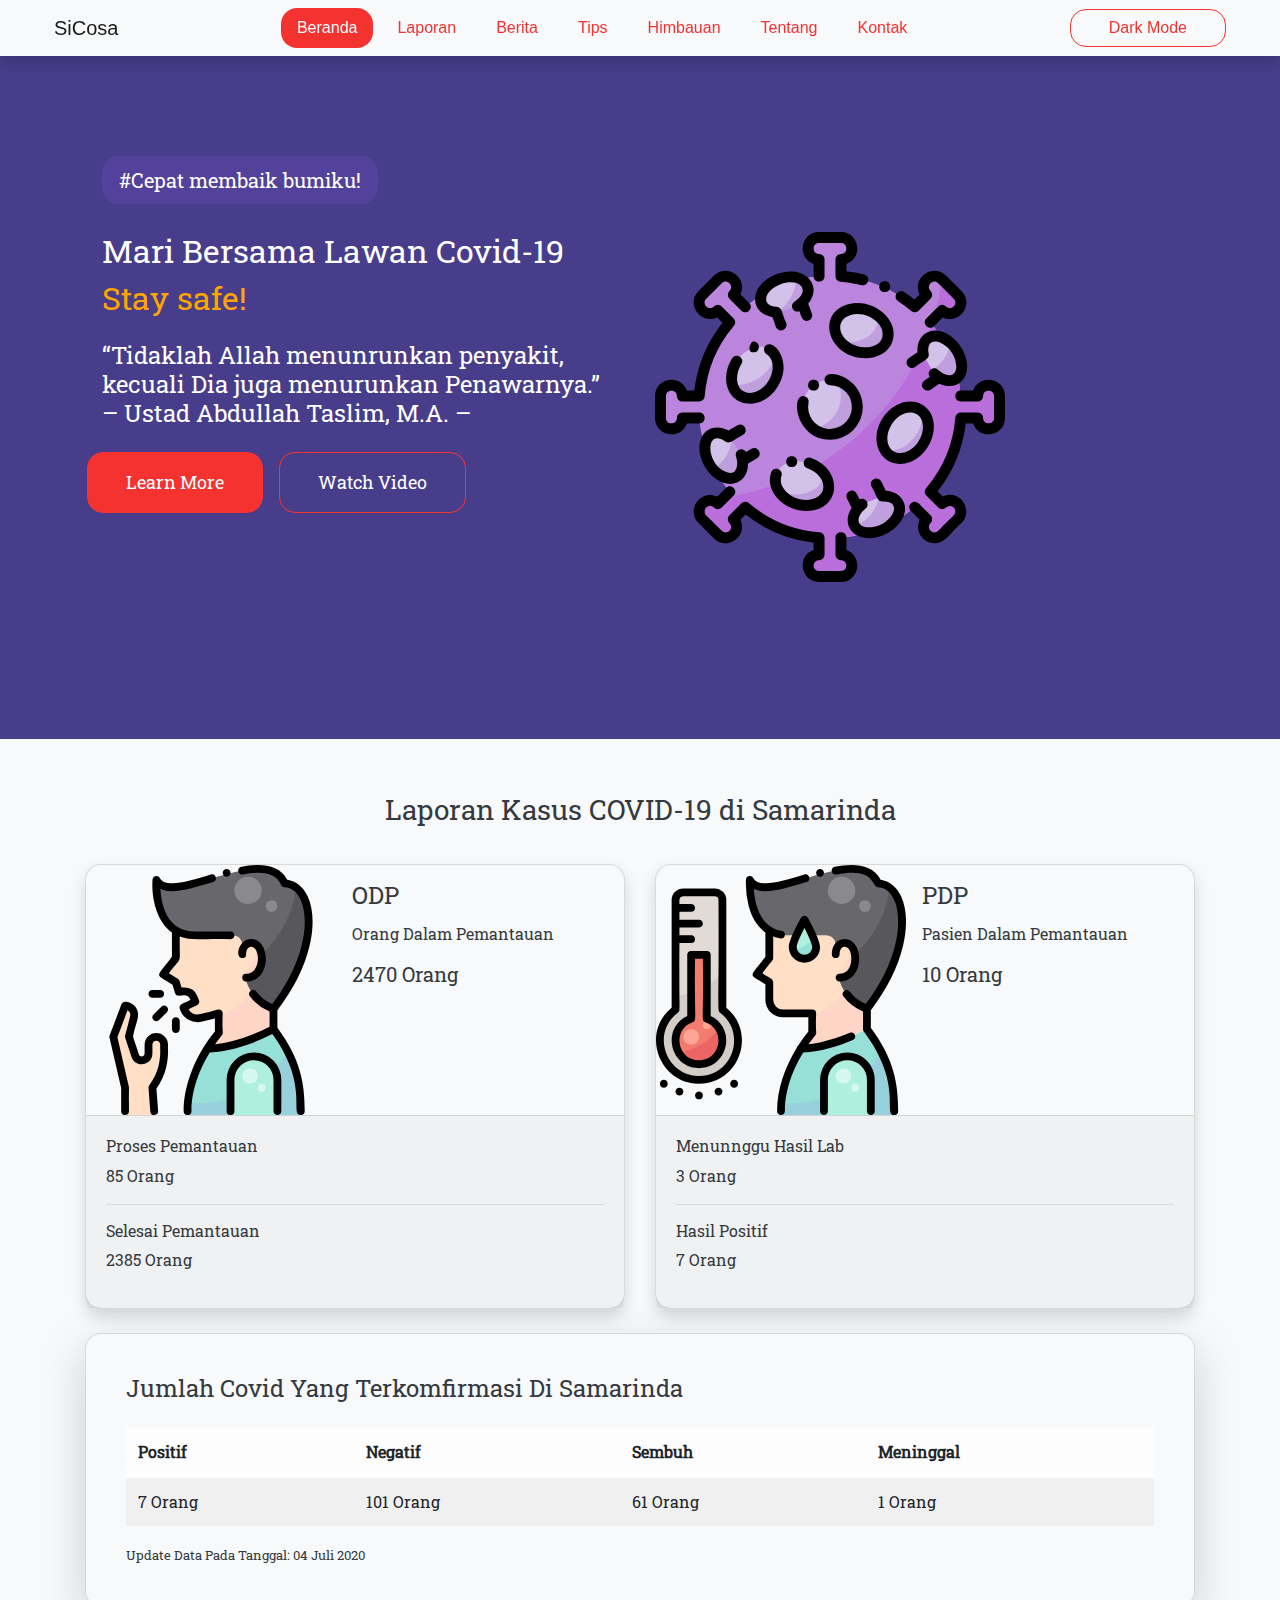
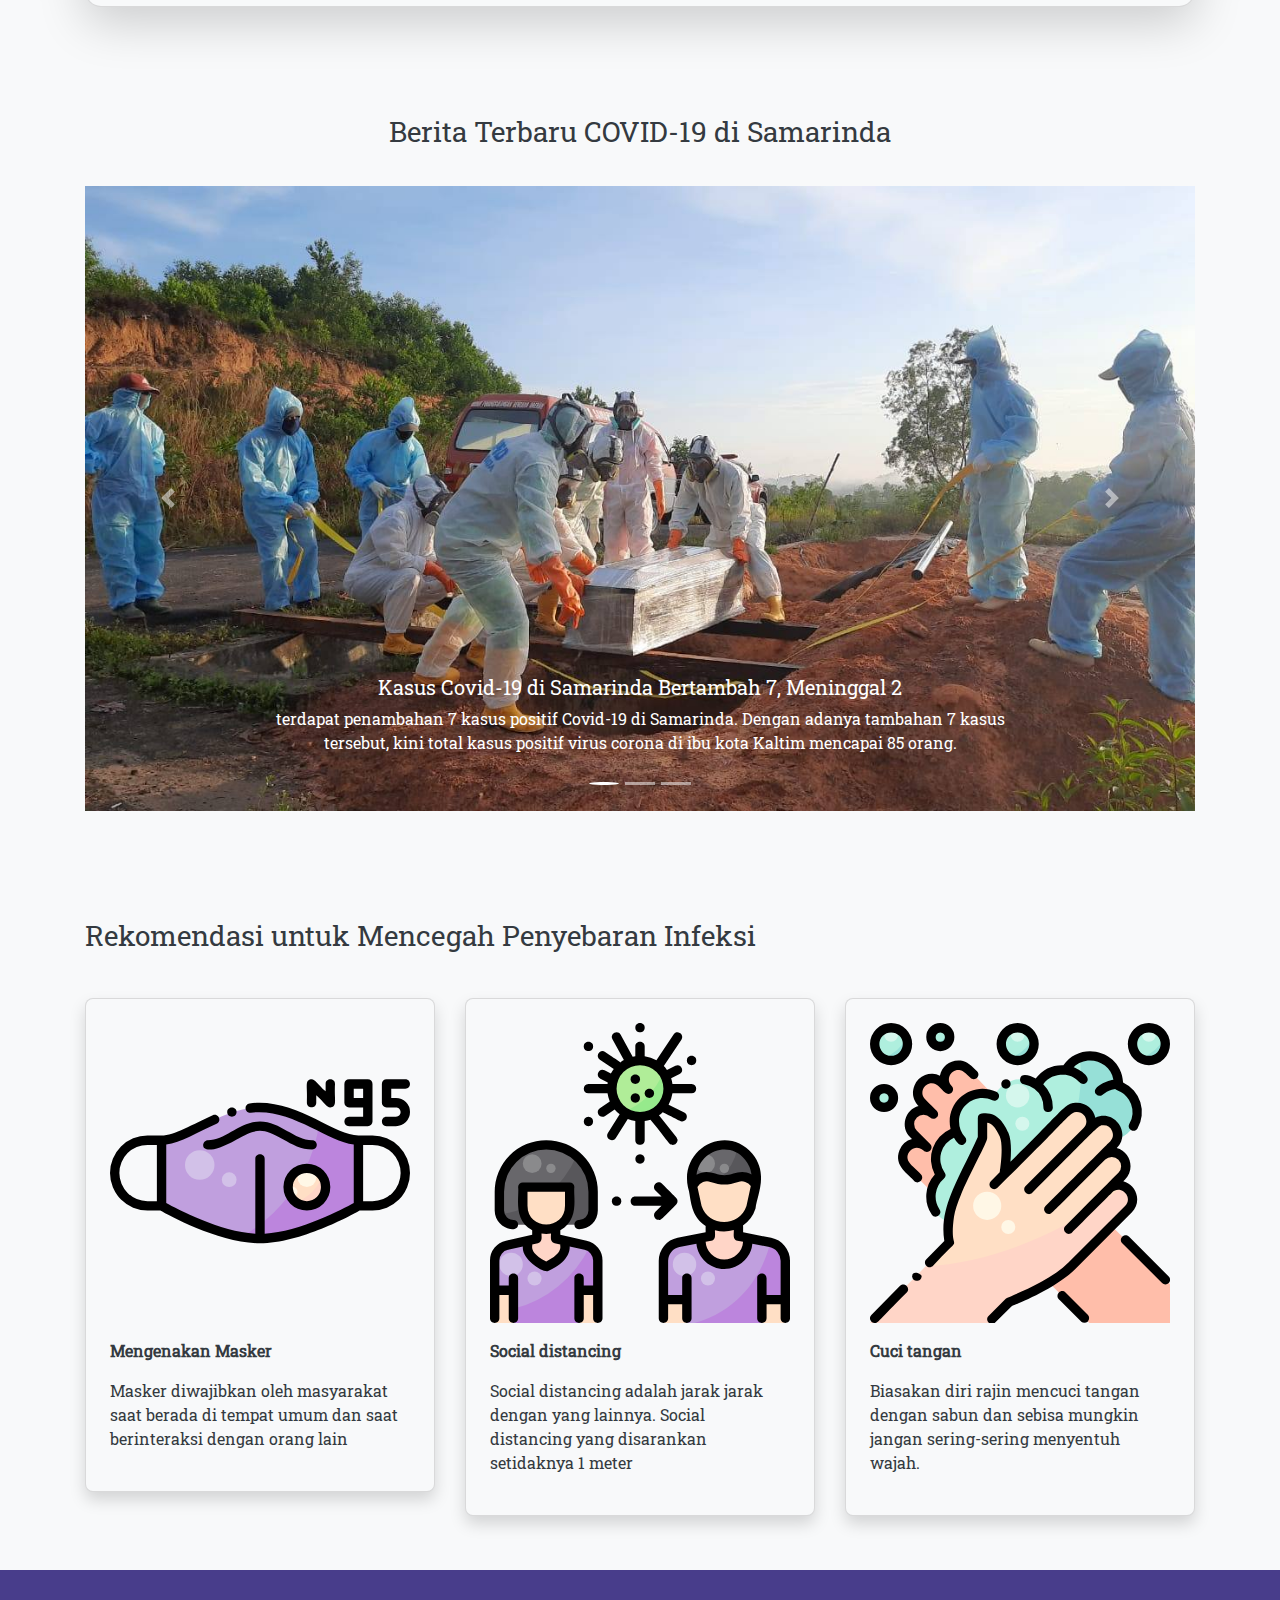
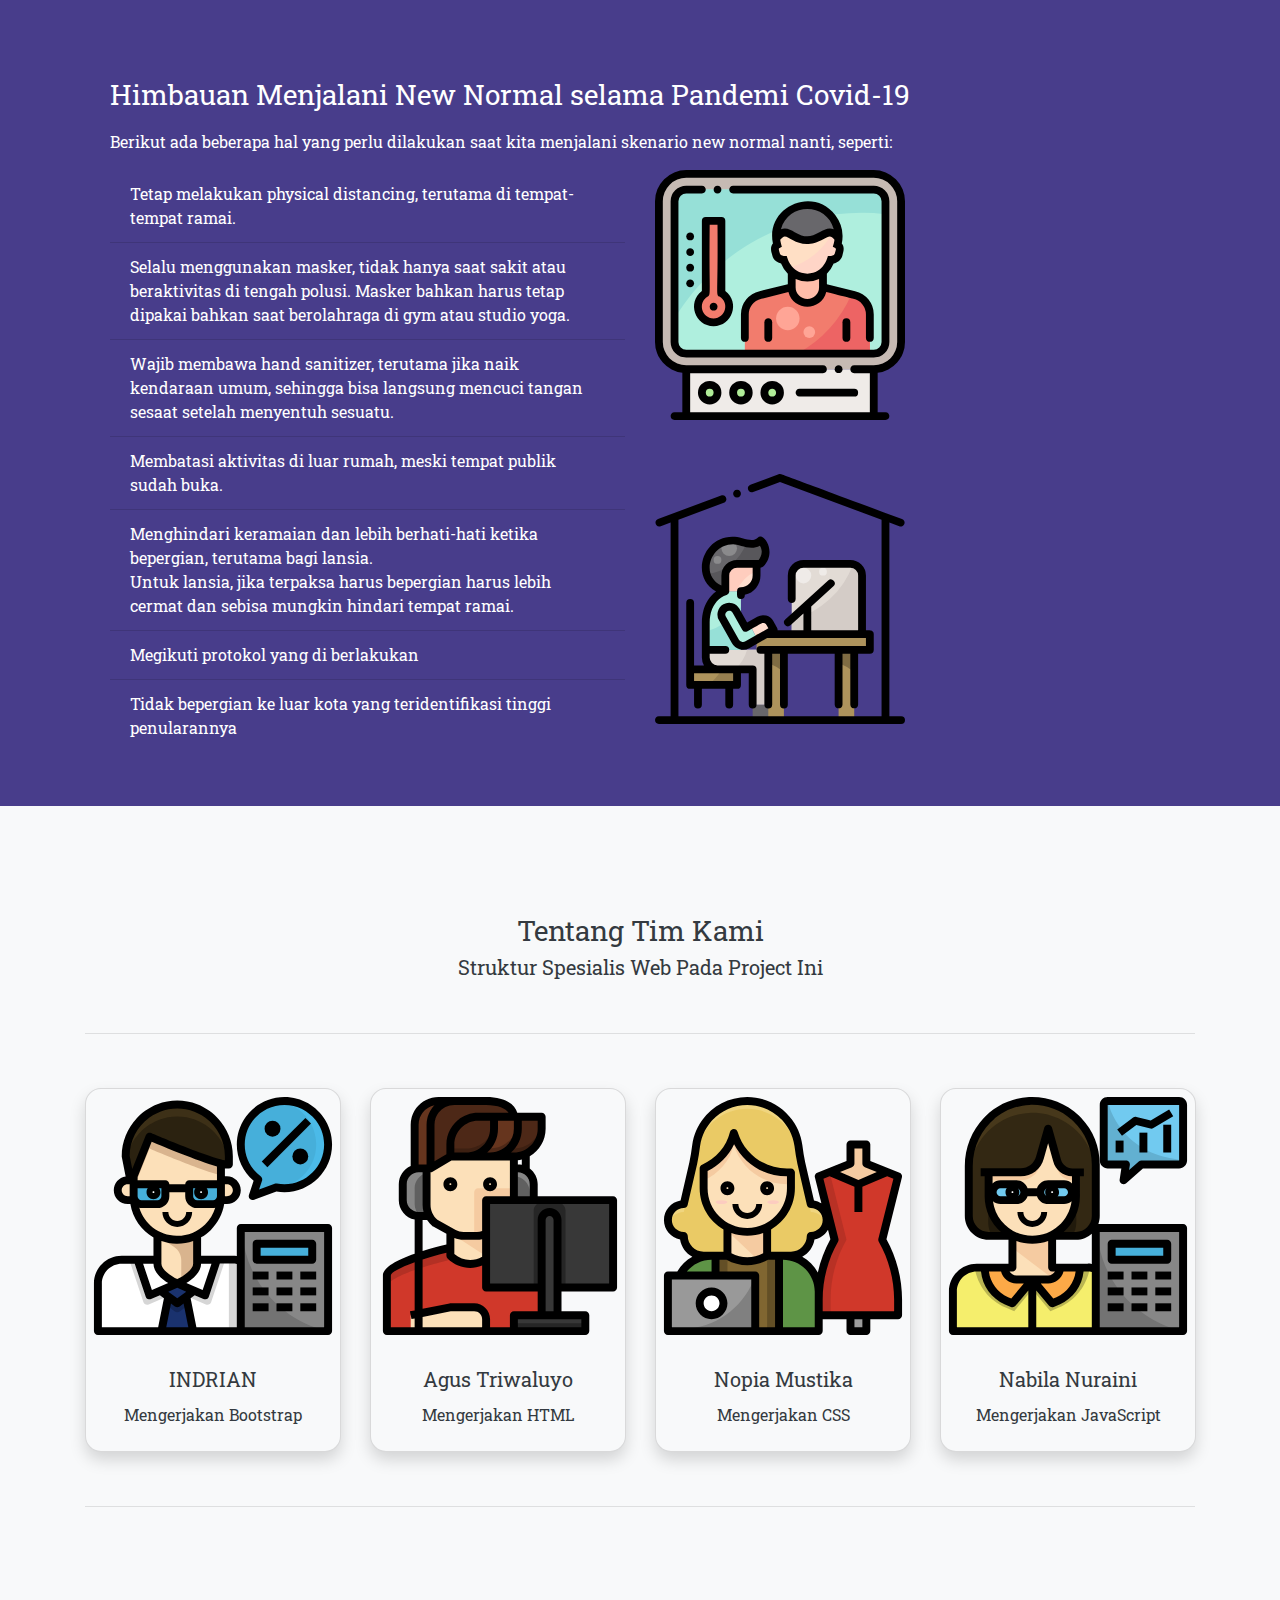
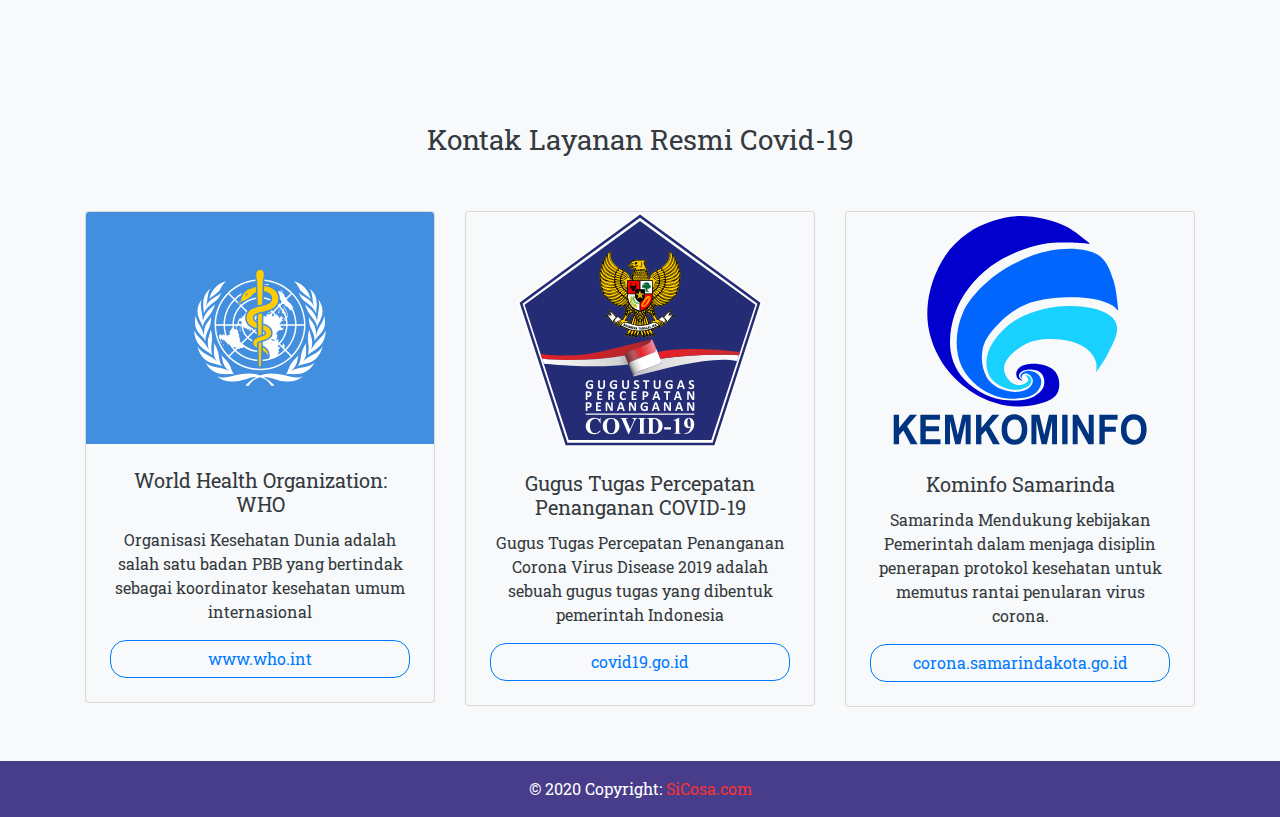
<file: index.html>
<!DOCTYPE html>
<html>

<head>

    <!-- Meta Data -->
    <meta charset='utf-8'>
    <meta http-equiv='X-UA-Compatible' content='IE=edge'>
    <meta name='viewport' content='width=device-width, initial-scale=1'>

    <!-- Page Title -->
    <title>SiCosa | Siaga Covid-19 Samarinda</title>

    <!-- Local Module -->
    <link rel='stylesheet' type='text/css' media='screen' href='css/main.css'>
    <!-- Ada 3 Script, untuk mengatur tema website,
    dan berbagai tangung jawab -->
    <script src="js/view.js"></script>
    <script src='js/logic.js'></script>
    <!-- main.js berada di paling bawah, untuk melakukan eksekusi -->

    <!-- Booststrap -->
    <link rel="stylesheet" href="bootstrap/css/bootstrap.min.css">
    <script src="bootstrap/js/jquery-3.3.1.slim.min.js"></script>
    <script src="bootstrap/js/popper.min.js"></script>
    <script src="bootstrap/js/bootstrap.min.js"></script>

</head>
<!-- The scrollable area -->

<!-- Body Mengunakan Scoll Spy Boostrap -->
<!-- Dengan target class NavBar -->
<body data-spy="scroll" data-target=".navbar">

    <!-- Header -->
    <header>

        <!-- Membuat Navigation Bar, shadow regular, dengan tema default Light -->
        <nav id="navbar" class="navbar shadow  navbar-light bg-light fixed-top">

            <!-- Brand Logo -->
            <a class="navbar-brand" href="#" style="margin-left: 38px;">
                SiCosa
            </a>

            <!-- Center Menu, Content di set rata tengah-->
            <ul class="nav justify-content-center">
                <!-- Setiap target href akan mengarah ke id container -->
                <li class="nav-item">
                    <a class="nav-link" href="#home">Beranda</a>
                </li>
                <li class="nav-item">
                    <a class="nav-link" href="#report">Laporan</a>
                </li>
                <li class="nav-item">
                    <a class="nav-link" href="#news">Berita</a>
                </li>
                <li class="nav-item">
                    <a class="nav-link" href="#tips">Tips</a>
                </li>
                <li class="nav-item">
                    <a class="nav-link" href="#prevention">Himbauan</a>
                </li>
                <li class="nav-item">
                    <a class="nav-link" href="#about">Tentang</a>
                </li>
                <li class="nav-item">
                    <a class="nav-link" href="#contact">Kontak</a>
                </li>
            </ul>

            <!--  Menu Kanan -->
            <ul class="nav justify-content-end" style="margin-right: 38px;">
                
                <!-- Item Ini berisi tombol untuk menganti tema light dan dark -->
                <li class="nav-item">
                    <!-- Button ini mengunakan tema outline -->
                    <button id="btn-theme" onclick="btnThemeOnClick()" class="btn btn-outline-danger">Dark Mode</a>
                </li>
            </ul>

        </nav>
    </header>

    <!-- Main, mengunakan tema dinamis yang di atur oleh main.js -->
    <main id="main" class="bg-light text-dark">

        <!-- Home Content, dengan container full widht/height -->
        <div id="home" class="container-fluid">

            <!-- Ini adalah white space, dengan margin -->
            <div style="margin: 54px;"></div>

            <button id="btn-information" type="button" class="btn btn-light btn-lg">#Cepat membaik bumiku!</button>

            <!-- Headline Information, dengan grid system -->
            <div id="headline" class="row">
                <!-- Col Secara Vertical -->
                <div class="col">
                    <h2>
                        Mari Bersama Lawan Covid-19
                        <h2 style="color: orange;">Stay safe!</h2>

                        <div style="margin: 24px;"></div>

                        <h4>
                            “Tidaklah Allah menunrunkan penyakit, kecuali Dia juga menurunkan Penawarnya.” <br>
                             – Ustad Abdullah Taslim, M.A. –
                        </h4>

                        <!-- Ini adalah white space, dengan margin -->
                        <div style="margin: 24px;"></div>

                        <div class="row" style="margin-bottom: 54px;">

                            <button id="btn-learn" type="button" class="btn btn-danger btn-lg">Learn More</button>
                            <div style="margin: 8px;"></div>
                            <button id="btn-video" type="button" class="btn btn-outline-danger btn-lg">Watch Video</button>
            
                        </div>
                    </h2>
                </div>
                <div class="col">
                    
                    <img src="assets/icons/027-coronavirus.svg"/>

                </div>

            </div>
            <!-- Close Headline Text -->

            

            
        </div>
        <!-- Close Main Content -->
        <!-- Report Content -->
        <div id="report" class="container">
            
            <h3 class="text-center">Laporan Kasus COVID-19 di Samarinda</h3>

            <div style="margin: 38px;"></div>

            <!-- Two Card -->
            <div class="row justify-content-md-center">

                <!-- ODP Card -->
                <div class="col">

                    <div class="card shadow" style="border-radius: 16px;">
                        <div class="row no-gutters">
                            <div class="col-auto">
                                <img src="assets/icons/004-cough.svg" class="img-fluid" alt="">
                            </div>
                            <div class="col" style="padding: 16px;">
                                <div class="card-block">
                                    <h4 class="card-title">ODP</h4>
                                    <p class="card-text">Orang Dalam Pemantauan</p>
                                    <h5>2470 Orang</h5>
                                </div>
                            </div>
                        </div>
                        <div class="card-footer" style="padding: 20px;">
    
    
                            <h6>Proses Pemantauan</h6>
                            <p>85 Orang</p>
                            <hr>
                            <h6>Selesai Pemantauan</h6>
                            <p>2385 Orang</p>
    
                        </div>
                    </div>

                </div>

                <!-- Close ODP Card -->

                <!-- PDP Card -->
                <div class="col">

                    <div class="card shadow" style="border-radius: 16px;">
                        <div class="row no-gutters">
                            <div class="col-auto">
                                <img src="assets/icons/005-fever.svg" class="img-fluid" alt="">
                            </div>
                            <div class="col" style="padding: 16px;">
                                <div class="card-block">
                                    <h4 class="card-title">PDP</h4>
                                    <p class="card-text">Pasien Dalam Pemantauan</p>
                                    <h5>10 Orang</h5>
                                </div>
                            </div>
                        </div>
                        <div class="card-footer" style="padding: 20px;">
    
    
                            <h6>Menunnggu Hasil Lab</h6>
                            <p>3 Orang</p>
                            <hr>
                            <h6>Hasil Positif</h6>
                            <p>7 Orang</p>
    
                        </div>
                    </div>

                </div>
                <!-- Close PDP Card -->
            </div>
            <!-- Close Two Card -->

            <div style="margin: 24px;"></div>

            <!-- Card Information -->
            <div class="card card-light bg-light shadow-lg" style="border-radius: 16px; padding: 16px;">
                <div class="card-body">
                    <h4>Jumlah Covid Yang Terkomfirmasi Di Samarinda</h4>
                    <div style="margin: 24px;"></div>
                    <!-- Table -->
                    <table id="table" class="table table-light table-striped">
                        <thead>
                            <tr>
                                <th scope="col">Positif</th>
                                <th scope="col">Negatif</th>
                                <th scope="col">Sembuh</th>
                                <th scope="col">Meninggal</th>
                            </tr>
                        </thead>
                        <tbody>
                            <tr>
                                <td>7 Orang</td>
                                <td>101 Orang</td>
                                <td>61 Orang</td>
                                <td>1 Orang</td>
                            </tr>
                        </tbody>
                    </table>
                    <small style="margin-top: 24px;">Update Data Pada Tanggal: 04 Juli 2020</small>
                </div>
            </div>
            <!-- Card Information -->
            
        </div>
        <!-- Close Report Content -->
        <div id="news" class="container">

            <h3 class="text-center">Berita Terbaru COVID-19 di Samarinda</h3>
            <div style="margin: 38px;"></div>
            
            <!-- Corousel Boostrap -->
            <div id="carouselBerita" class="carousel slide" data-ride="carousel">
                <ol class="carousel-indicators">
                  <li data-target="#carouselBerita" data-slide-to="0" class="active"></li>
                  <li data-target="#carouselBerita" data-slide-to="1"></li>
                  <li data-target="#carouselBerita" data-slide-to="2"></li>
                </ol>

                <!-- List News -->
                <div class="carousel-inner">
                    <!-- Berita 1 -->
                    <div class="carousel-item active">
                        <!-- Image -->
                        <img class="d-block w-100" src="assets/images/news_1.jpeg" alt="First slide">
                        <!-- Caption -->
                        <div class="carousel-caption d-none d-md-block">
                            <h5>Kasus Covid-19 di Samarinda Bertambah 7, Meninggal 2</h5>
                            <p>terdapat penambahan 7 kasus positif Covid-19 di Samarinda. Dengan adanya tambahan 7 kasus tersebut, kini total kasus positif virus corona di ibu kota Kaltim mencapai 85 orang.</p>
                        </div>
                    </div>
                    <!-- Berita 2 -->
                    <div class="carousel-item">
                        <!-- Image -->
                        <img class="d-block w-100" src="assets/images/news_1.jpeg" alt="Second slide">
                        <!-- Caption -->
                        <div class="carousel-caption d-none d-md-block">
                            <h5>Kasus Covid-19 di Samarinda Bertambah 7, Meninggal 2</h5>
                            <p>terdapat penambahan 7 kasus positif Covid-19 di Samarinda. Dengan adanya tambahan 7 kasus tersebut, kini total kasus positif virus corona di ibu kota Kaltim mencapai 85 orang.</p>
                        </div>
                    </div>
                    <!-- Close Berita 2 -->
                    <!-- Berita 3 -->
                    <div class="carousel-item">
                        <!-- Image -->
                        <img class="d-block w-100" src="assets/images/news_1.jpeg" alt="Third slide">
                        <!-- Caption -->
                        <div class="carousel-caption d-none d-md-block">
                            <h5>Kasus Covid-19 di Samarinda Bertambah 7, Meninggal 2</h5>
                            <p>terdapat penambahan 7 kasus positif Covid-19 di Samarinda. Dengan adanya tambahan 7 kasus tersebut, kini total kasus positif virus corona di ibu kota Kaltim mencapai 85 orang.</p>
                        </div>
                    </div>
                    <!-- Close Berita 2 -->
                </div>
                <!-- Close News -->

                <!-- Prev and Next Button -->
                <a class="carousel-control-prev" href="#carouselBerita" role="button" data-slide="prev">
                  <span class="carousel-control-prev-icon" aria-hidden="true"></span>
                  <span class="sr-only">Previous</span>
                </a>
                <a class="carousel-control-next" href="#carouselBerita" role="button" data-slide="next">
                  <span class="carousel-control-next-icon" aria-hidden="true"></span>
                  <span class="sr-only">Next</span>
                </a>
            </div>
            <!-- Close Corousel -->

        </div>
        <div id="tips" class="container">
            
            <h3>Rekomendasi untuk Mencegah Penyebaran Infeksi</h3>
            <div style="margin: 38px;"></div>

            <!-- List Card 3 -->
            <div class="row justify-content-md-center">
                <!-- Item 1 -->
                <div class="col-md-4">
                    <div id="card-prevention" class="card shadow" style="border-radius: 8px; margin-top: 8px;">
                        <div class="card-body">
                            
                            <img src="assets/icons/016-mask.svg" class="card-img-top"/>

                            <div style="margin: 16px;"></div>
                            <p class="font-weight-bold">Mengenakan Masker</p>
                            <p class="font-weight-normal">Masker diwajibkan oleh masyarakat saat berada di tempat umum dan saat berinteraksi dengan orang lain</p>
                        </div>
                    </div>
                </div>
                <!-- Close Item 1 -->
                <!-- Item 2 -->
                <div class="col-md-4">
                    <div class="card shadow" style="border-radius: 8px; margin-top: 8px;">
                        <div class="card-body">
                            
                            <img src="assets/icons/026-pandemic.svg" class="card-img-top"/>

                            <div style="margin: 16px;"></div>
                            <p class="font-weight-bold">Social distancing</p>
                            <p class="font-weight-normal">Social distancing adalah jarak jarak dengan yang lainnya. Social distancing yang disarankan setidaknya 1 meter</p>
                        </div>
                    </div>
                </div>
                <!-- Close Item 2 -->
                <!-- Item 3 -->
                <div class="col-md-4">
                    <div class="card shadow" style="border-radius: 8px; margin-top: 8px;">
                        <div class="card-body">
                            
                            <img src="assets/icons/029-washing.svg" class="card-img-top"/>

                            <div style="margin: 16px;"></div>
                            <p class="font-weight-bold">Cuci tangan</p>
                            <p class="font-weight-normal">Biasakan diri rajin mencuci tangan dengan sabun dan sebisa mungkin jangan sering-sering menyentuh wajah.</p>
                        </div>
                    </div>
                </div>
                <!-- Close Item 3 -->
            </div>
            <!-- Close List Card -->

        </div>
        <div id="prevention" class="container-fluid">
            
            <div style="margin: 54px;"></div>
            <h3 style="color: white;">Himbauan Menjalani New Normal selama Pandemi Covid-19</h3>
            <div style="margin: 18px;"></div>
            <p style="color: white;">Berikut ada beberapa hal yang perlu dilakukan saat kita menjalani skenario new normal nanti, seperti:</p>

            <div style="margin: 16px;"></div>

            <div class="row">
                <div class="col">
                    
                    <ul class="list-group list-group-flush text-white">
                        <li class="list-group-item bg-transparent">Tetap melakukan physical distancing, terutama di tempat-tempat ramai.</li>
                        <li class="list-group-item bg-transparent">Selalu menggunakan masker, tidak hanya saat sakit atau beraktivitas di tengah polusi. Masker bahkan harus tetap dipakai bahkan saat berolahraga di gym atau studio yoga.</li>
                        <li class="list-group-item bg-transparent">Wajib membawa hand sanitizer, terutama jika naik kendaraan umum, sehingga bisa langsung mencuci tangan sesaat setelah menyentuh sesuatu.</li>
                        <li class="list-group-item bg-transparent">Membatasi aktivitas di luar rumah, meski tempat publik sudah buka.</li>                        
                        <li class="list-group-item bg-transparent">
                            Menghindari keramaian dan lebih berhati-hati ketika bepergian, terutama bagi lansia. <br>
                            Untuk lansia, jika terpaksa harus bepergian harus lebih cermat dan sebisa mungkin hindari tempat ramai.
                        </li>
                        <li class="list-group-item bg-transparent">Megikuti protokol yang di berlakukan </li>
                        <li class="list-group-item bg-transparent">Tidak bepergian ke luar kota yang teridentifikasi tinggi penularannya </li>
                    </ul>
                </div>
                <div class="col">
                    <img src="assets/icons/001-screening.svg"/>
                    <div style="margin: 54px;"></div>
                    <img src="assets/icons/025-quarantine.svg"/>
                </div>
            </div>
        
            

        </div>
        <div id="about" class="container">
            
            <div style="margin: 54px;"></div>
            <h3 class="text-center">Tentang Tim Kami</h3>
            <h5 class="text-center">Struktur Spesialis Web Pada Project Ini</h5>
            <div style="margin: 54px;"></div>
            <hr>
            <div style="margin: 54px;"></div>

            <div class="row">
                <div class="col-md-3">
                    <div class="card shadow" style="width: 16rem; border-radius: 16px;">
                        <img src="assets/icons/001-accountant.svg" class="card-img-top" alt="...">
                        <div class="card-body text-center">
                          <h5 class="card-title">INDRIAN</h5>
                          <p class="card-text">Mengerjakan Bootstrap</p>
                        </div>
                    </div>
                </div>
                <div class="col-md-3">
                    <div class="card shadow" style="width: 16rem; border-radius: 16px;">
                        <img src="assets/icons/023-gamer.svg" class="card-img-top" alt="...">
                        <div class="card-body text-center">
                          <h5 class="card-title">Agus Triwaluyo</h5>
                          <p class="card-text">Mengerjakan HTML</p>
                        </div>
                    </div>
                </div>
                <div class="col-md-3">
                    <div class="card shadow" style="width: 16rem; border-radius: 16px;">
                        <img src="assets/icons/016-designers.svg" class="card-img-top" alt="...">
                        <div class="card-body text-center">
                          <h5 class="card-title">Nopia Mustika</h5>
                          <p class="card-text">Mengerjakan CSS</p>
                        </div>
                    </div>
                </div>
                <div class="col-md-3">
                    <div class="card shadow" style="width: 16rem; border-radius: 16px;">
                        <img src="assets/icons/005-accountant.svg" class="card-img-top" alt="...">
                        <div class="card-body text-center">
                          <h5 class="card-title">Nabila Nuraini</h5>
                          <p class="card-text">Mengerjakan JavaScript</p>
                        </div>
                    </div>
                </div>
            </div>

            <div style="margin: 54px;"></div>
            <hr>
            <div style="margin: 54px;"></div>

        </div>


        <div id="contact" class="container">

            <div style="margin: 54px;"></div>
            <h3 class="text-center">Kontak Layanan Resmi Covid-19</h3>
            <div style="margin: 54px;"></div>

            <div class="row text-center">
                <div class="col-md-4">
                    <div class="card">
                        <img id="img-contack" src="assets/icons/Flag_of_WHO.svg" class="card-img-top">
                        <div class="card-body">
                            <h5 class="card-title">World Health Organization: WHO</h5>
                            <p class="card-text">Organisasi Kesehatan Dunia adalah salah satu badan PBB yang bertindak sebagai koordinator kesehatan umum internasional</p>
                            <a href="#" class="btn btn-outline-primary btn-block" style="border-radius: 16px;">www.who.int</a>
                        </div>
                    </div>
                </div>
                <div class="col-md-4">
                    <div class="card">
                        <img id="img-contact" src="assets/icons/Logo Gugus Tugas COVID-19.svg" class="card-img-top">
                        <div class="card-body">
                            <h5 class="card-title">Gugus Tugas Percepatan Penanganan COVID-19</h5>
                            <p class="card-text">Gugus Tugas Percepatan Penanganan Corona Virus Disease 2019 adalah sebuah gugus tugas yang dibentuk pemerintah Indonesia</p>
                            <a href="#" class="btn btn-outline-primary btn-block" style="border-radius: 16px;">covid19.go.id</a>
                        </div>
                    </div>
                </div>
                <div class="col-md-4">
                    <div class="card">
                        <img id="img-contack" src="assets/icons/Logo-kemkominfo-id.svg" class="card-img-top">
                        <div class="card-body">
                            <h5 class="card-title">Kominfo Samarinda</h5>
                            <p class="card-text">Samarinda Mendukung kebijakan Pemerintah dalam menjaga disiplin penerapan protokol kesehatan untuk memutus rantai penularan virus corona.</p>
                            <a href="#" class="btn btn-outline-primary btn-block" style="border-radius: 16px;">corona.samarindakota.go.id</a>
                        </div>
                    </div>
                </div>
            </div>

        </div>

    </main>
    <footer>
        <div class="text-center py-3">© 2020 Copyright:
            <a id="link-footer" href="#"> SiCosa.com</a>
        </div>
    </footer>

    <!-- Menjalankan script main js -->
    <script src='js/main.js'></script>
</body>

</html>
</file>
<file: css/main.css>
/* CSS Variable */
/* Membudahkan untuk memangil color tema yang kita pilih
membuatnya mudah dibaca */
:root {
    --primary-color: darkslateblue;
    --secondary-color: #F43331;
    --violet-color: #52429B;
}

/* Import Font */
@font-face {
    font-family:"RobotoSlab-Regular";
    src: url("../assets/fonts/RobotoSlab-Regular.ttf") format("truetype");
}
/* Close Import Font */

/* HTML  */
html, body, main, footer {
    background-color: var(--primary-color);
    font-family: 'RobotoSlab-Regular', serif;
}
/* HTML Close */

/* Header */

.nav-link {
    margin-left: 4px;
    margin-right: 4px;
    color: var(--secondary-color);
}
.nav-link:hover {
    background-color: var(--secondary-color);
    border-radius: 16px;
    color: white;
}
.nav-link:active {
    color: white;
}

.active {
    background-color: var(--secondary-color);
    border-radius: 16px;
    color: white;
}


#btn-theme {
    padding-right: 38px;
    padding-left: 38px;
    border-color: var(--secondary-color);
    color: var(--secondary-color);
    border-radius: 16px;
}

#btn-theme:hover {
    color: white;
    background-color: var(--secondary-color);
}

/* Close Header */

/* Main */

.card-body {
    margin: 4px;
}

.container {
    padding: 54px;
}

/* Home */

#home {
    padding: 8%;
    background-color: var(--primary-color);
}

#btn-information {
    background-color: var(--violet-color);
    color: white;
    border-radius: 16px;
    border-color: var(--violet-color);
}

#headline {
    margin-top: 28px;
    margin-bottom: 54px;
    color: white;
}

#btn-learn {
    background-color: var(--secondary-color);
    border-color: var(--secondary-color);
    font-size: 18px;
    padding-left: 38px;
    padding-right: 38px;
    padding-top: 16px;
    padding-bottom: 16px;
    border-radius: 16px;
}

#btn-video {
    border-color: var(--secondary-color);
    font-size: 18px;
    padding-left: 38px;
    padding-right: 38px;
    padding-top: 16px;
    padding-bottom: 16px;
    border-radius: 16px;
    color: white;
}
#btn-video:hover {
    border-color: var(--secondary-color);
    background-color: var(--secondary-color);
}

/* Close Home */

/* News */
/* Close News */
/* Prevention */
#prevention {
    background-color: var(--primary-color);
    padding-top: 54px;
    padding-left: 110px;
    padding-right: 110px;
    padding-bottom: 54px;
}
/* Close Prevention */

/* Himbauan */

/* Close Himbauan */

/* Contact */

/* Close Contact */

/* Close Main */

footer {
    background-color: var(--primary-color);
    color: white;
}

#link-footer {
    color: var(--secondary-color);
}
</file>
